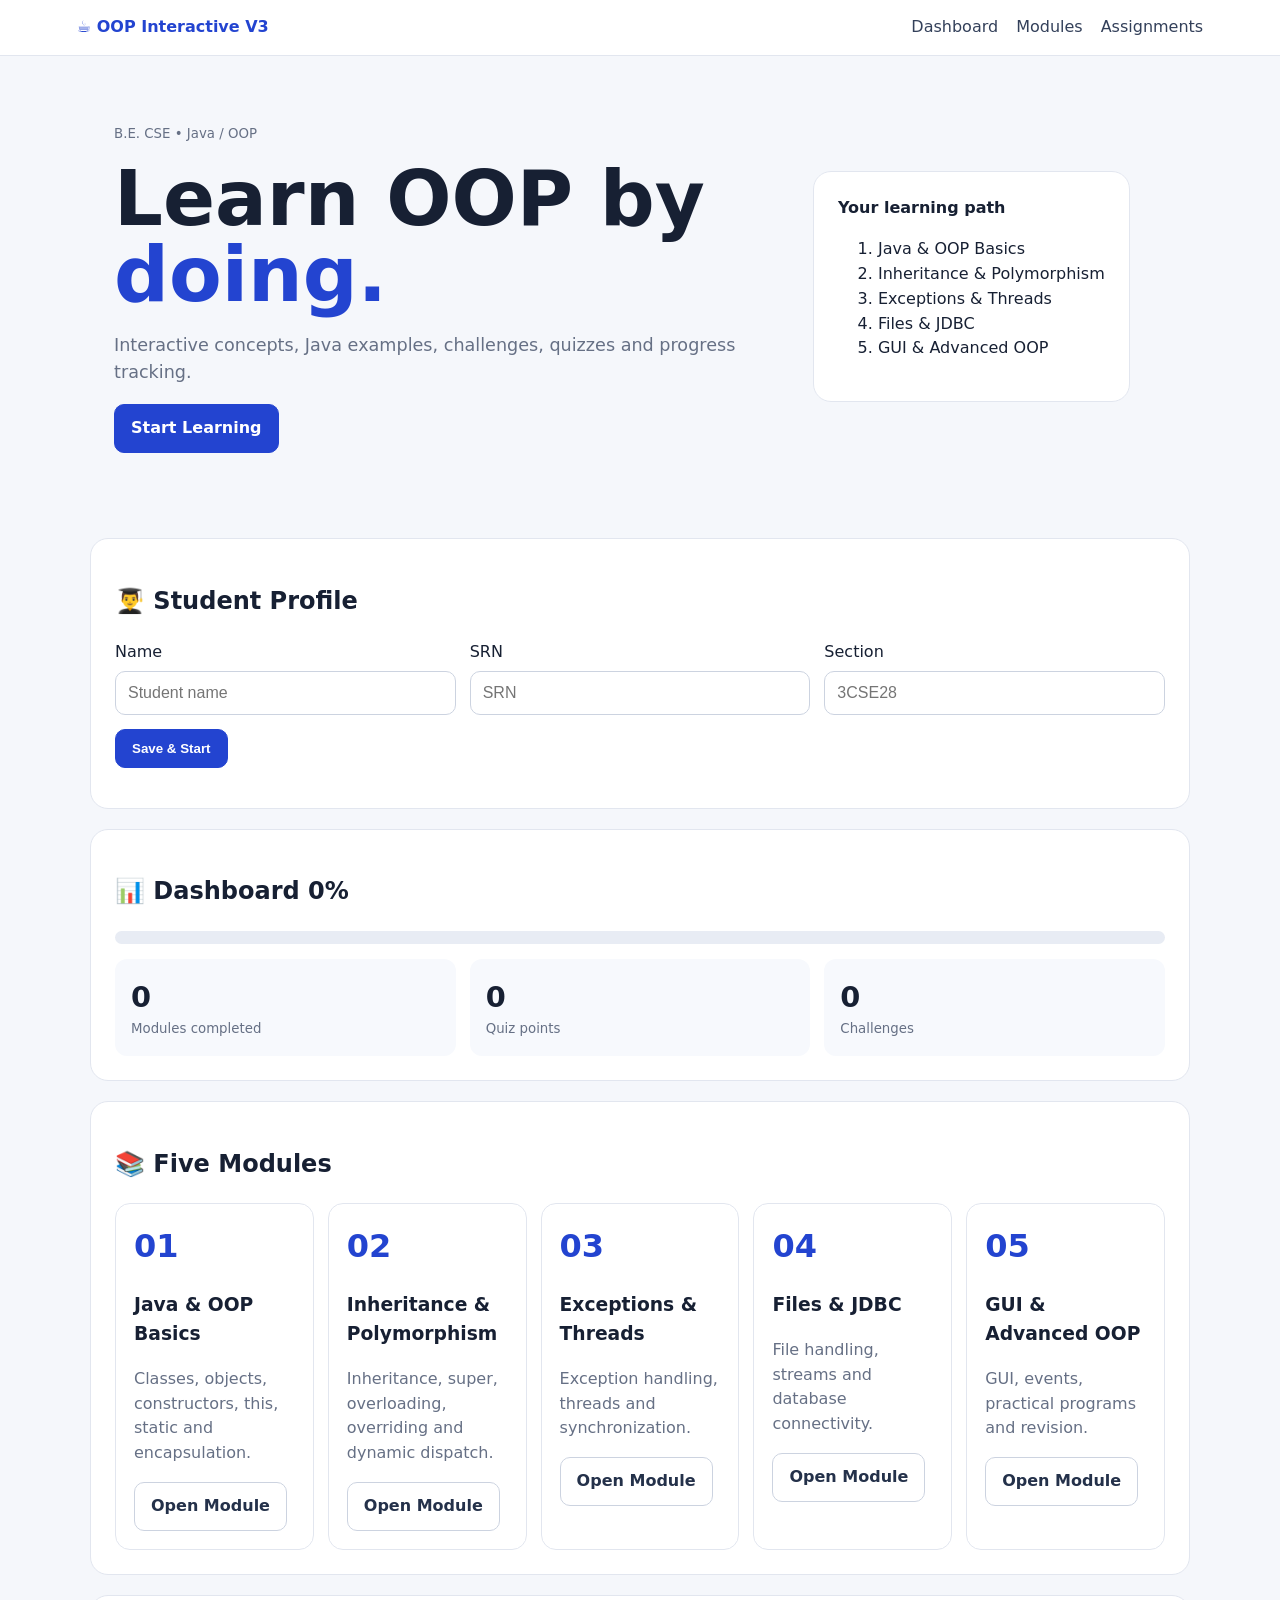
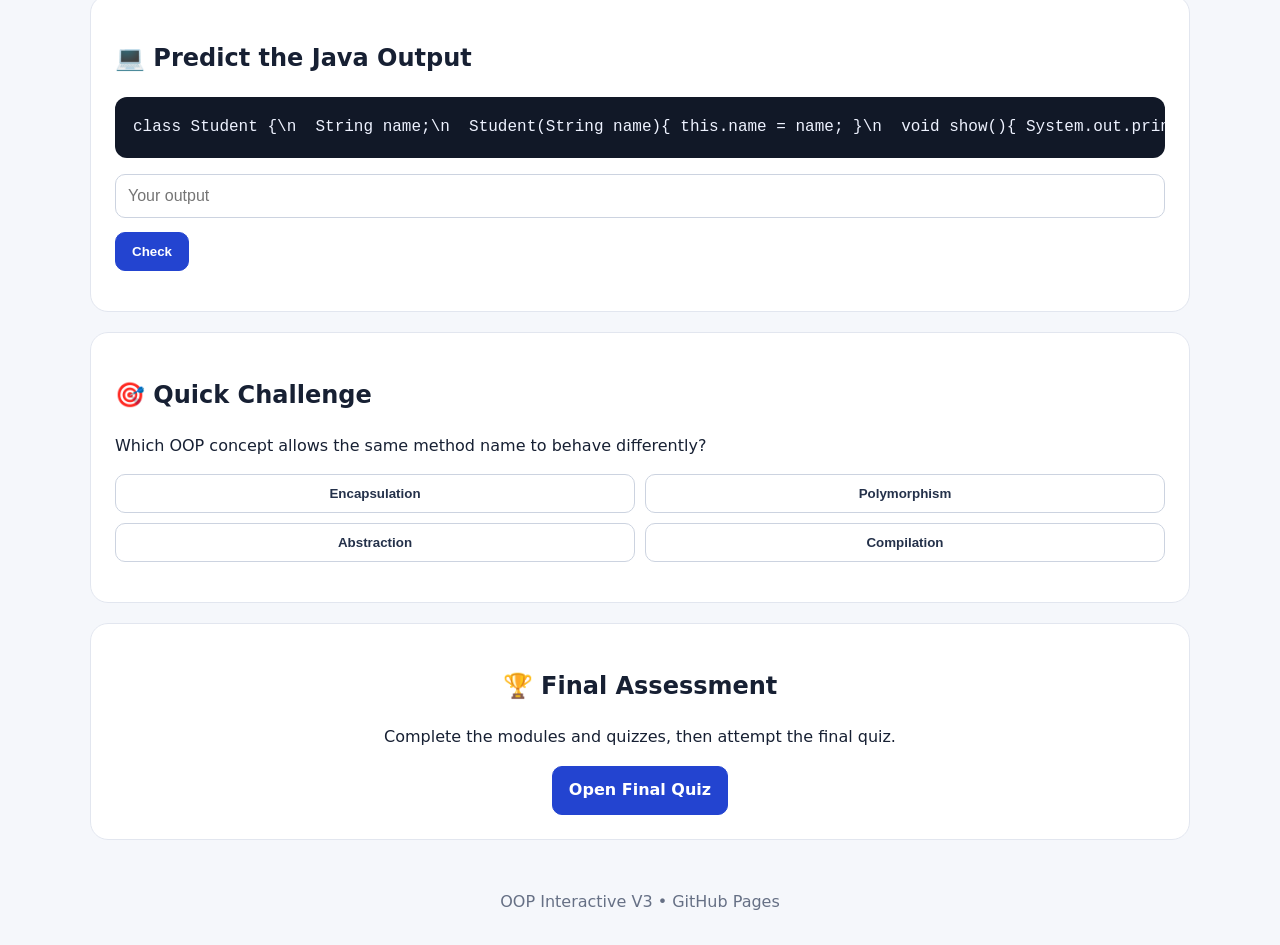
<file: index.html>
<!doctype html><html><head><meta charset="utf-8"><meta name="viewport" content="width=device-width,initial-scale=1"><title>OOP Interactive V3</title><link rel="stylesheet" href="style.css"></head><body><header><b>☕ OOP Interactive V3</b><nav><a href="#dashboard">Dashboard</a><a href="#modules">Modules</a><a href="assignments/assignments.html">Assignments</a></nav></header><main><section class="hero"><div><small>B.E. CSE • Java / OOP</small><h1>Learn OOP by <span>doing.</span></h1><p>Interactive concepts, Java examples, challenges, quizzes and progress tracking.</p><a class="btn primary" href="#student">Start Learning</a></div><div class="card"><b>Your learning path</b><ol><li>Java & OOP Basics</li><li>Inheritance & Polymorphism</li><li>Exceptions & Threads</li><li>Files & JDBC</li><li>GUI & Advanced OOP</li></ol></div></section><section id="student" class="card"><h2>👨‍🎓 Student Profile</h2><div class="grid3"><label>Name<input id="name" placeholder="Student name"></label><label>SRN<input id="srn" placeholder="SRN"></label><label>Section<input id="section" placeholder="3CSE28"></label></div><button class="btn primary" id="save">Save & Start</button><p id="welcome"></p></section><section id="dashboard" class="card"><h2>📊 Dashboard <span id="pct">0%</span></h2><div class="progress"><i id="bar"></i></div><div class="stats"><div><b id="done">0</b><small>Modules completed</small></div><div><b id="score">0</b><small>Quiz points</small></div><div><b id="challenge">0</b><small>Challenges</small></div></div></section><section id="modules"><h2>📚 Five Modules</h2><div class="modules" id="moduleGrid"></div></section><section class="card"><h2>💻 Predict the Java Output</h2><pre>class Student {\n  String name;\n  Student(String name){ this.name = name; }\n  void show(){ System.out.println("Hello " + name); }\n}\nStudent s = new Student("Java");\ns.show();</pre><input id="guess" placeholder="Your output"><button class="btn primary" id="check">Check</button><p id="result"></p></section><section class="card"><h2>🎯 Quick Challenge</h2><p>Which OOP concept allows the same method name to behave differently?</p><div class="choices"><button>Encapsulation</button><button data-ok="1">Polymorphism</button><button>Abstraction</button><button>Compilation</button></div><p id="challengeResult"></p></section><section class="card center"><h2>🏆 Final Assessment</h2><p>Complete the modules and quizzes, then attempt the final quiz.</p><a class="btn primary" href="quizzes/quiz5.html">Open Final Quiz</a></section></main><footer>OOP Interactive V3 • GitHub Pages</footer><script src="script.js"></script></body></html>
</file>
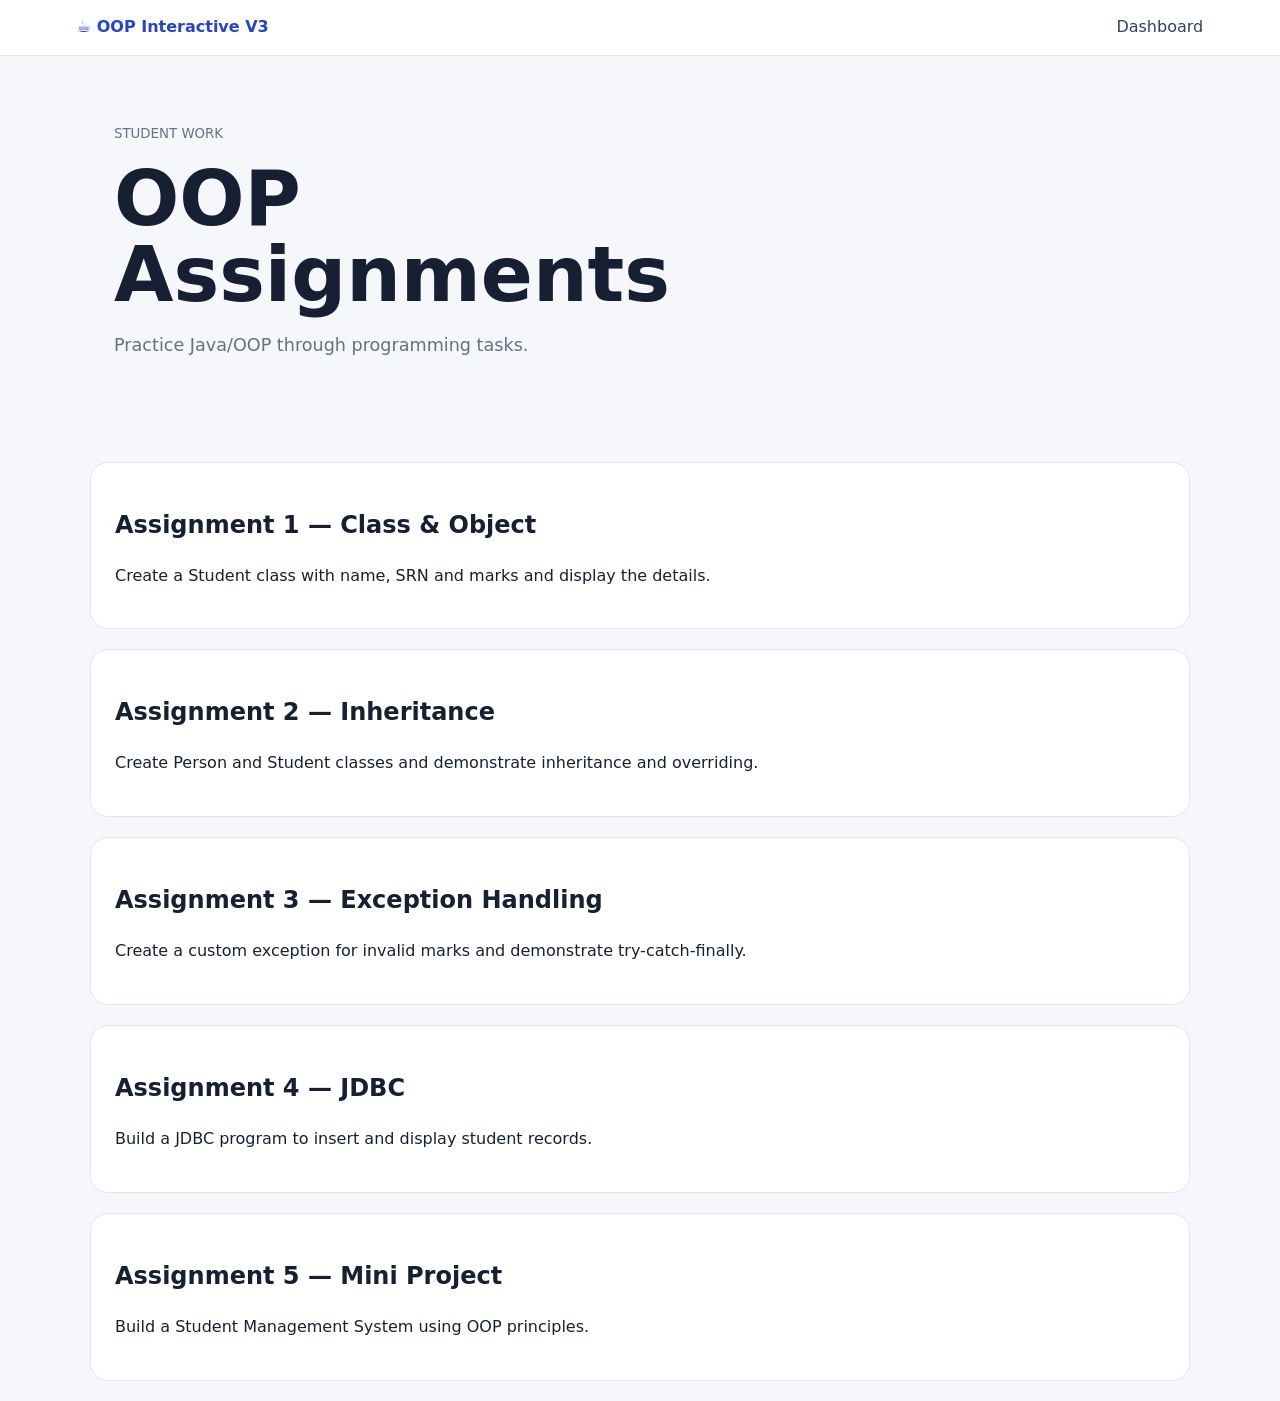
<file: assignments.html>
<!doctype html><html><head><meta charset="utf-8"><meta name="viewport" content="width=device-width,initial-scale=1"><title>Assignments</title><link rel="stylesheet" href="../style.css"></head><body><header><b>☕ OOP Interactive V3</b><nav><a href="../index.html">Dashboard</a></nav></header><main><section class="hero"><div><small>STUDENT WORK</small><h1>OOP Assignments</h1><p>Practice Java/OOP through programming tasks.</p></div></section><section class="card"><h2>Assignment 1 — Class & Object</h2><p>Create a Student class with name, SRN and marks and display the details.</p></section><section class="card"><h2>Assignment 2 — Inheritance</h2><p>Create Person and Student classes and demonstrate inheritance and overriding.</p></section><section class="card"><h2>Assignment 3 — Exception Handling</h2><p>Create a custom exception for invalid marks and demonstrate try-catch-finally.</p></section><section class="card"><h2>Assignment 4 — JDBC</h2><p>Build a JDBC program to insert and display student records.</p></section><section class="card"><h2>Assignment 5 — Mini Project</h2><p>Build a Student Management System using OOP principles.</p></section></main></body></html>
</file>
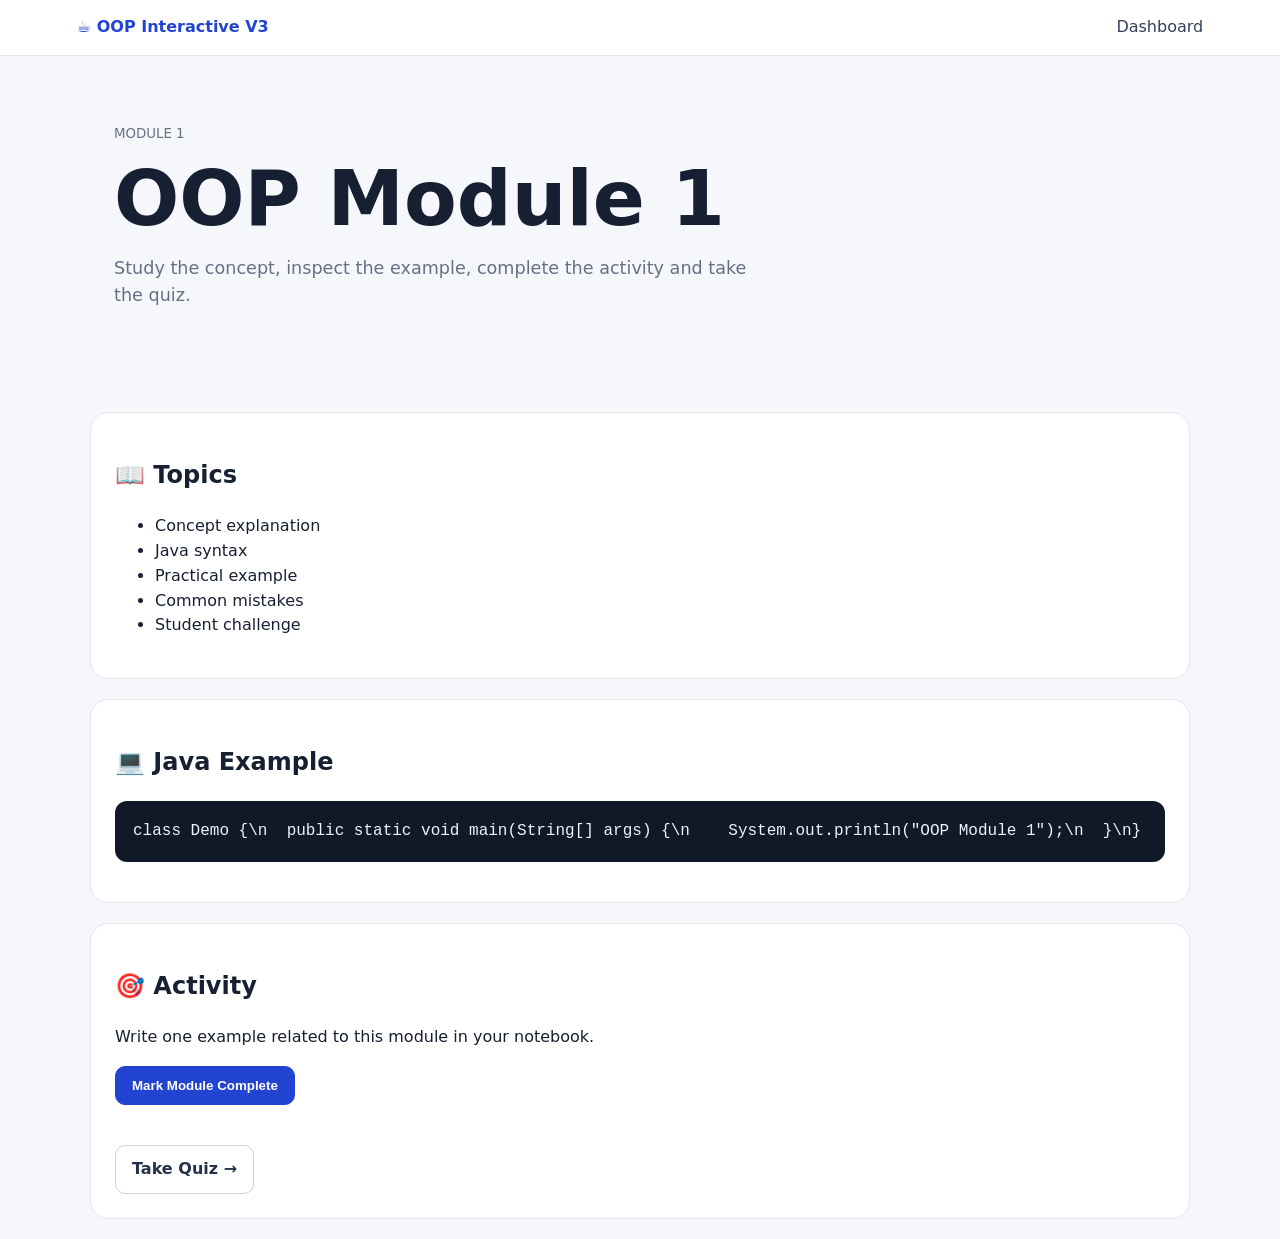
<file: module1.html>
<!doctype html><html><head><meta charset="utf-8"><meta name="viewport" content="width=device-width,initial-scale=1"><title>OOP Module 1</title><link rel="stylesheet" href="../style.css"></head><body><header><b>☕ OOP Interactive V3</b><nav><a href="../index.html">Dashboard</a></nav></header><main><section class="hero"><div><small>MODULE 1</small><h1>OOP Module 1</h1><p>Study the concept, inspect the example, complete the activity and take the quiz.</p></div></section><section class="card"><h2>📖 Topics</h2><ul><li>Concept explanation</li><li>Java syntax</li><li>Practical example</li><li>Common mistakes</li><li>Student challenge</li></ul></section><section class="card"><h2>💻 Java Example</h2><pre>class Demo {\n  public static void main(String[] args) {\n    System.out.println("OOP Module 1");\n  }\n}</pre></section><section class="card"><h2>🎯 Activity</h2><p>Write one example related to this module in your notebook.</p><button class="btn primary" onclick="done()">Mark Module Complete</button><p id="msg"></p><br><a class="btn" href="../quizzes/quiz1.html">Take Quiz →</a></section></main><script>function done(){let a=JSON.parse(localStorage.getItem('oopCompleted')||'[]');if(!a.includes(1))a.push(1);localStorage.setItem('oopCompleted',JSON.stringify(a));document.getElementById('msg').textContent='✅ Module marked complete. Return to Dashboard.'}</script></body></html>
</file>
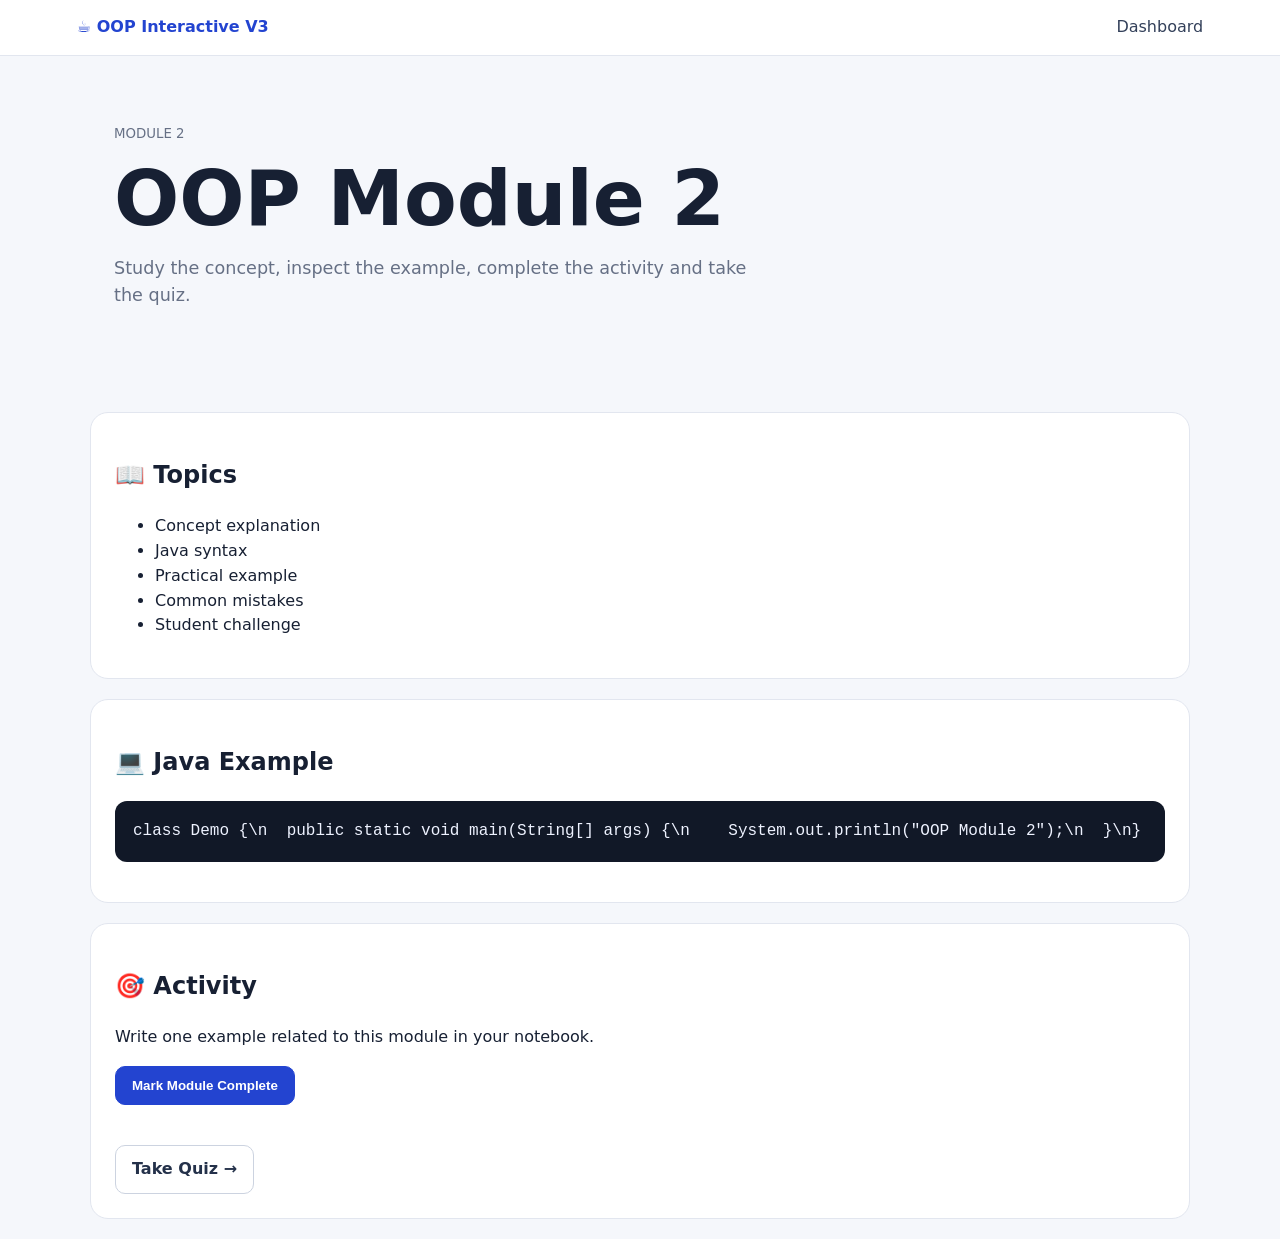
<file: module2.html>
<!doctype html><html><head><meta charset="utf-8"><meta name="viewport" content="width=device-width,initial-scale=1"><title>OOP Module 2</title><link rel="stylesheet" href="../style.css"></head><body><header><b>☕ OOP Interactive V3</b><nav><a href="../index.html">Dashboard</a></nav></header><main><section class="hero"><div><small>MODULE 2</small><h1>OOP Module 2</h1><p>Study the concept, inspect the example, complete the activity and take the quiz.</p></div></section><section class="card"><h2>📖 Topics</h2><ul><li>Concept explanation</li><li>Java syntax</li><li>Practical example</li><li>Common mistakes</li><li>Student challenge</li></ul></section><section class="card"><h2>💻 Java Example</h2><pre>class Demo {\n  public static void main(String[] args) {\n    System.out.println("OOP Module 2");\n  }\n}</pre></section><section class="card"><h2>🎯 Activity</h2><p>Write one example related to this module in your notebook.</p><button class="btn primary" onclick="done()">Mark Module Complete</button><p id="msg"></p><br><a class="btn" href="../quizzes/quiz2.html">Take Quiz →</a></section></main><script>function done(){let a=JSON.parse(localStorage.getItem('oopCompleted')||'[]');if(!a.includes(2))a.push(2);localStorage.setItem('oopCompleted',JSON.stringify(a));document.getElementById('msg').textContent='✅ Module marked complete. Return to Dashboard.'}</script></body></html>
</file>
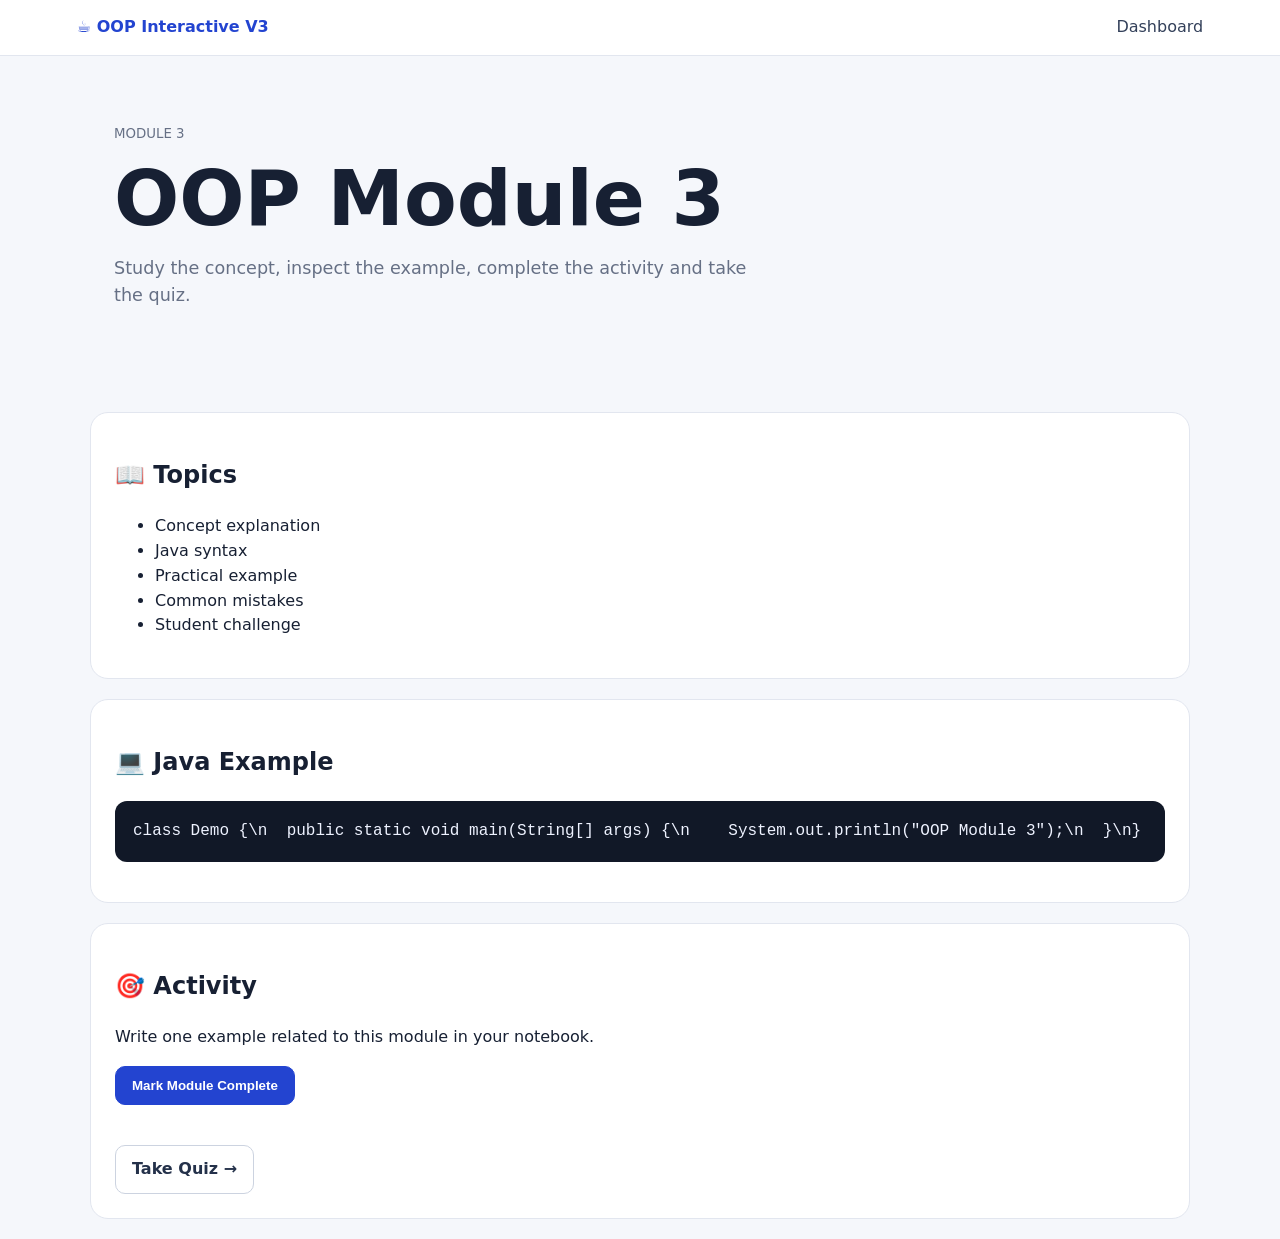
<file: module3.html>
<!doctype html><html><head><meta charset="utf-8"><meta name="viewport" content="width=device-width,initial-scale=1"><title>OOP Module 3</title><link rel="stylesheet" href="../style.css"></head><body><header><b>☕ OOP Interactive V3</b><nav><a href="../index.html">Dashboard</a></nav></header><main><section class="hero"><div><small>MODULE 3</small><h1>OOP Module 3</h1><p>Study the concept, inspect the example, complete the activity and take the quiz.</p></div></section><section class="card"><h2>📖 Topics</h2><ul><li>Concept explanation</li><li>Java syntax</li><li>Practical example</li><li>Common mistakes</li><li>Student challenge</li></ul></section><section class="card"><h2>💻 Java Example</h2><pre>class Demo {\n  public static void main(String[] args) {\n    System.out.println("OOP Module 3");\n  }\n}</pre></section><section class="card"><h2>🎯 Activity</h2><p>Write one example related to this module in your notebook.</p><button class="btn primary" onclick="done()">Mark Module Complete</button><p id="msg"></p><br><a class="btn" href="../quizzes/quiz3.html">Take Quiz →</a></section></main><script>function done(){let a=JSON.parse(localStorage.getItem('oopCompleted')||'[]');if(!a.includes(3))a.push(3);localStorage.setItem('oopCompleted',JSON.stringify(a));document.getElementById('msg').textContent='✅ Module marked complete. Return to Dashboard.'}</script></body></html>
</file>
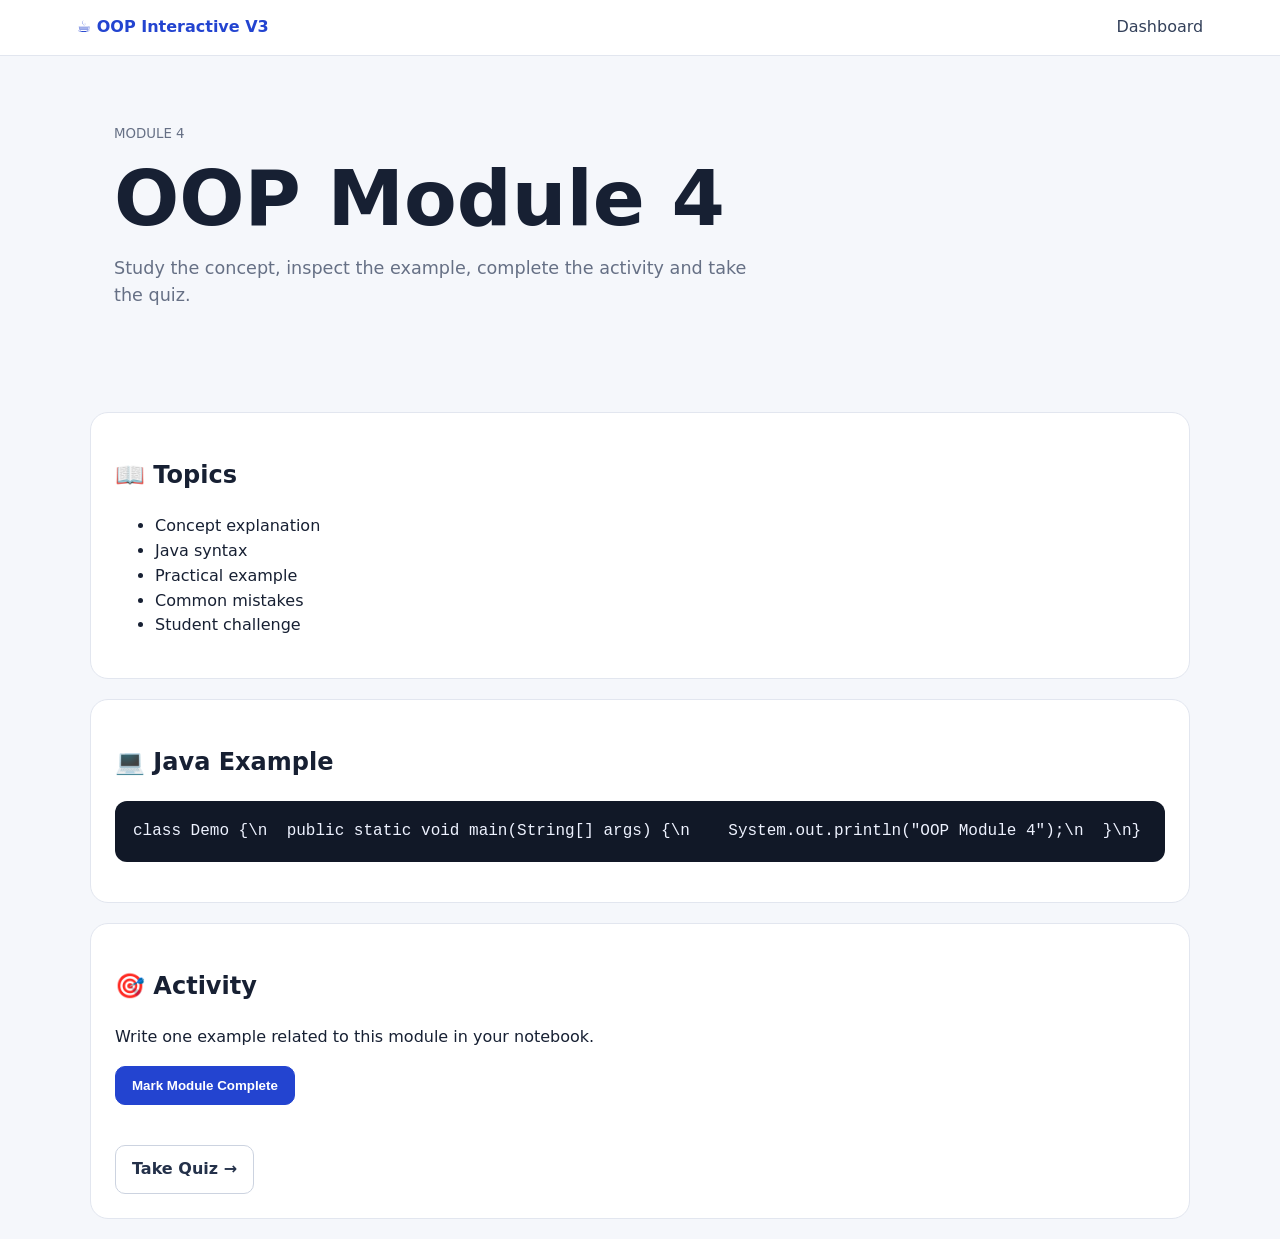
<file: module4.html>
<!doctype html><html><head><meta charset="utf-8"><meta name="viewport" content="width=device-width,initial-scale=1"><title>OOP Module 4</title><link rel="stylesheet" href="../style.css"></head><body><header><b>☕ OOP Interactive V3</b><nav><a href="../index.html">Dashboard</a></nav></header><main><section class="hero"><div><small>MODULE 4</small><h1>OOP Module 4</h1><p>Study the concept, inspect the example, complete the activity and take the quiz.</p></div></section><section class="card"><h2>📖 Topics</h2><ul><li>Concept explanation</li><li>Java syntax</li><li>Practical example</li><li>Common mistakes</li><li>Student challenge</li></ul></section><section class="card"><h2>💻 Java Example</h2><pre>class Demo {\n  public static void main(String[] args) {\n    System.out.println("OOP Module 4");\n  }\n}</pre></section><section class="card"><h2>🎯 Activity</h2><p>Write one example related to this module in your notebook.</p><button class="btn primary" onclick="done()">Mark Module Complete</button><p id="msg"></p><br><a class="btn" href="../quizzes/quiz4.html">Take Quiz →</a></section></main><script>function done(){let a=JSON.parse(localStorage.getItem('oopCompleted')||'[]');if(!a.includes(4))a.push(4);localStorage.setItem('oopCompleted',JSON.stringify(a));document.getElementById('msg').textContent='✅ Module marked complete. Return to Dashboard.'}</script></body></html>
</file>
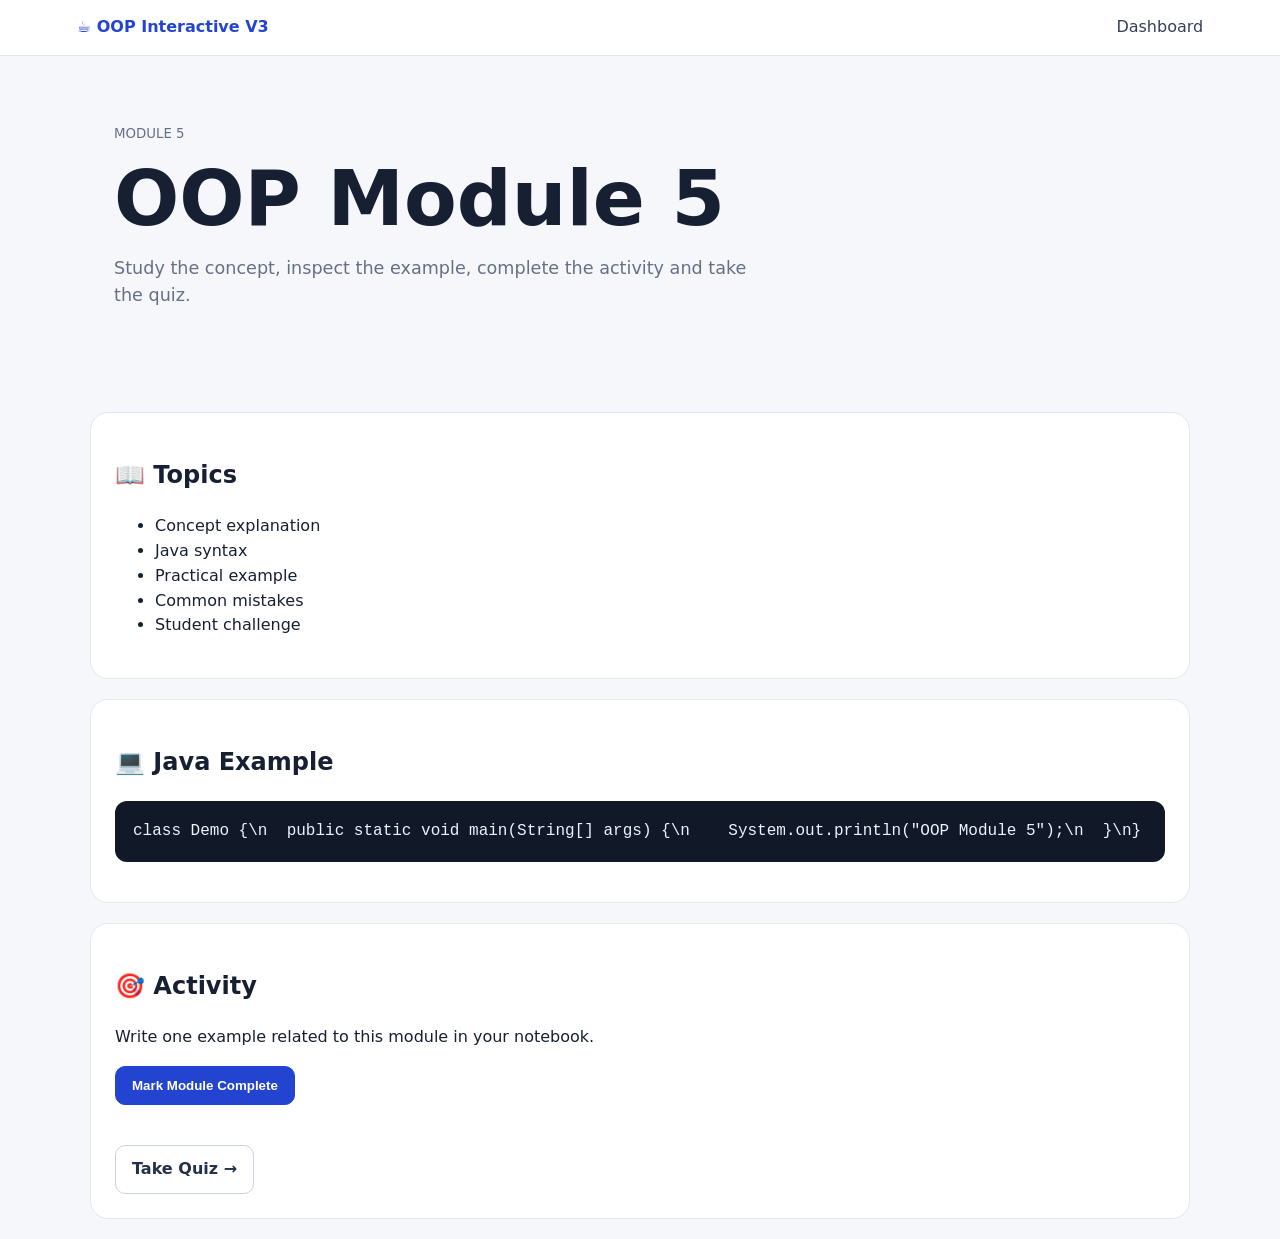
<file: module5.html>
<!doctype html><html><head><meta charset="utf-8"><meta name="viewport" content="width=device-width,initial-scale=1"><title>OOP Module 5</title><link rel="stylesheet" href="../style.css"></head><body><header><b>☕ OOP Interactive V3</b><nav><a href="../index.html">Dashboard</a></nav></header><main><section class="hero"><div><small>MODULE 5</small><h1>OOP Module 5</h1><p>Study the concept, inspect the example, complete the activity and take the quiz.</p></div></section><section class="card"><h2>📖 Topics</h2><ul><li>Concept explanation</li><li>Java syntax</li><li>Practical example</li><li>Common mistakes</li><li>Student challenge</li></ul></section><section class="card"><h2>💻 Java Example</h2><pre>class Demo {\n  public static void main(String[] args) {\n    System.out.println("OOP Module 5");\n  }\n}</pre></section><section class="card"><h2>🎯 Activity</h2><p>Write one example related to this module in your notebook.</p><button class="btn primary" onclick="done()">Mark Module Complete</button><p id="msg"></p><br><a class="btn" href="../quizzes/quiz5.html">Take Quiz →</a></section></main><script>function done(){let a=JSON.parse(localStorage.getItem('oopCompleted')||'[]');if(!a.includes(5))a.push(5);localStorage.setItem('oopCompleted',JSON.stringify(a));document.getElementById('msg').textContent='✅ Module marked complete. Return to Dashboard.'}</script></body></html>
</file>
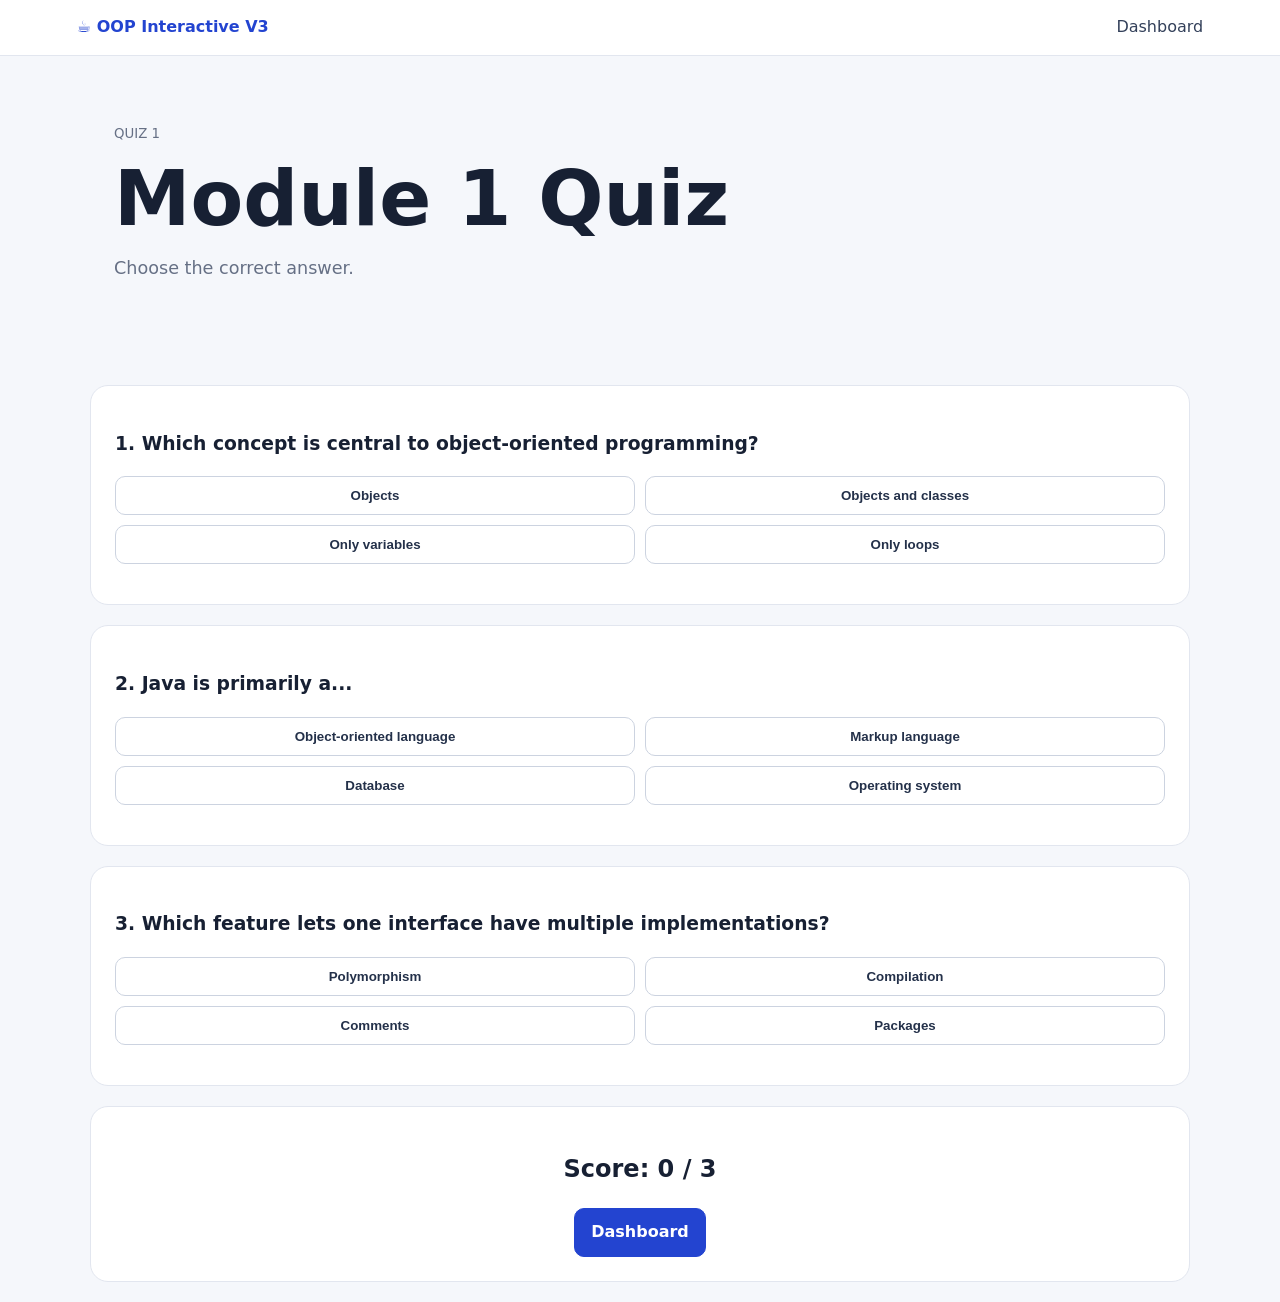
<file: quiz1.html>
<!doctype html><html><head><meta charset="utf-8"><meta name="viewport" content="width=device-width,initial-scale=1"><title>Quiz 1</title><link rel="stylesheet" href="../style.css"></head><body><header><b>☕ OOP Interactive V3</b><nav><a href="../index.html">Dashboard</a></nav></header><main><section class="hero"><div><small>QUIZ 1</small><h1>Module 1 Quiz</h1><p>Choose the correct answer.</p></div></section><section class="card q"><h3>1. Which concept is central to object-oriented programming?</h3><div class="choices"><button>Objects</button><button data-ok="1">Objects and classes</button><button>Only variables</button><button>Only loops</button></div><p class="r"></p></section><section class="card q"><h3>2. Java is primarily a...</h3><div class="choices"><button data-ok="1">Object-oriented language</button><button>Markup language</button><button>Database</button><button>Operating system</button></div><p class="r"></p></section><section class="card q"><h3>3. Which feature lets one interface have multiple implementations?</h3><div class="choices"><button data-ok="1">Polymorphism</button><button>Compilation</button><button>Comments</button><button>Packages</button></div><p class="r"></p></section><section class="card center"><h2 id="score">Score: 0 / 3</h2><a class="btn primary" href="../index.html">Dashboard</a></section></main><script>let score=0;document.querySelectorAll('.q').forEach(q=>q.querySelectorAll('button').forEach(b=>b.onclick=()=>{if(q.dataset.done)return;q.dataset.done=1;if(b.dataset.ok){b.classList.add('ok');q.querySelector('.r').textContent='✅ Correct';score++}else{b.classList.add('bad');q.querySelector('.r').textContent='❌ Review the concept'}document.getElementById('score').textContent='Score: '+score+' / 3';localStorage.setItem('oopQuiz',String((+localStorage.getItem('oopQuiz')||0)+(b.dataset.ok?1:0)))}));</script></body></html>
</file>
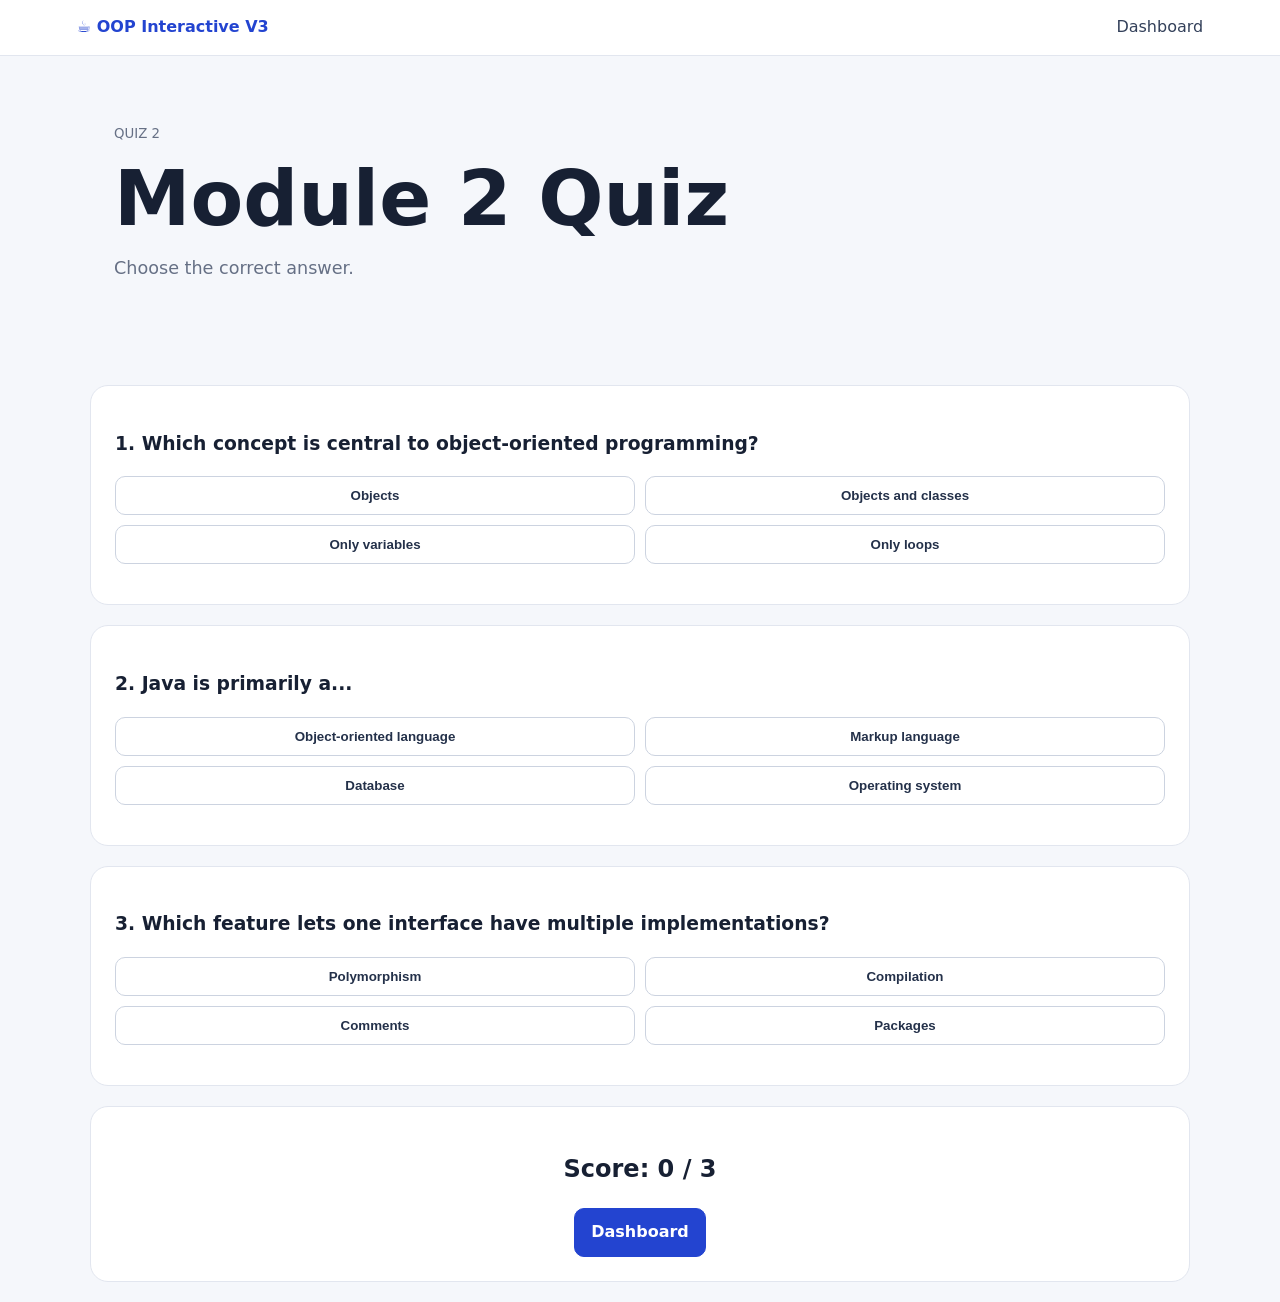
<file: quiz2.html>
<!doctype html><html><head><meta charset="utf-8"><meta name="viewport" content="width=device-width,initial-scale=1"><title>Quiz 2</title><link rel="stylesheet" href="../style.css"></head><body><header><b>☕ OOP Interactive V3</b><nav><a href="../index.html">Dashboard</a></nav></header><main><section class="hero"><div><small>QUIZ 2</small><h1>Module 2 Quiz</h1><p>Choose the correct answer.</p></div></section><section class="card q"><h3>1. Which concept is central to object-oriented programming?</h3><div class="choices"><button>Objects</button><button data-ok="1">Objects and classes</button><button>Only variables</button><button>Only loops</button></div><p class="r"></p></section><section class="card q"><h3>2. Java is primarily a...</h3><div class="choices"><button data-ok="1">Object-oriented language</button><button>Markup language</button><button>Database</button><button>Operating system</button></div><p class="r"></p></section><section class="card q"><h3>3. Which feature lets one interface have multiple implementations?</h3><div class="choices"><button data-ok="1">Polymorphism</button><button>Compilation</button><button>Comments</button><button>Packages</button></div><p class="r"></p></section><section class="card center"><h2 id="score">Score: 0 / 3</h2><a class="btn primary" href="../index.html">Dashboard</a></section></main><script>let score=0;document.querySelectorAll('.q').forEach(q=>q.querySelectorAll('button').forEach(b=>b.onclick=()=>{if(q.dataset.done)return;q.dataset.done=1;if(b.dataset.ok){b.classList.add('ok');q.querySelector('.r').textContent='✅ Correct';score++}else{b.classList.add('bad');q.querySelector('.r').textContent='❌ Review the concept'}document.getElementById('score').textContent='Score: '+score+' / 3';localStorage.setItem('oopQuiz',String((+localStorage.getItem('oopQuiz')||0)+(b.dataset.ok?1:0)))}));</script></body></html>
</file>
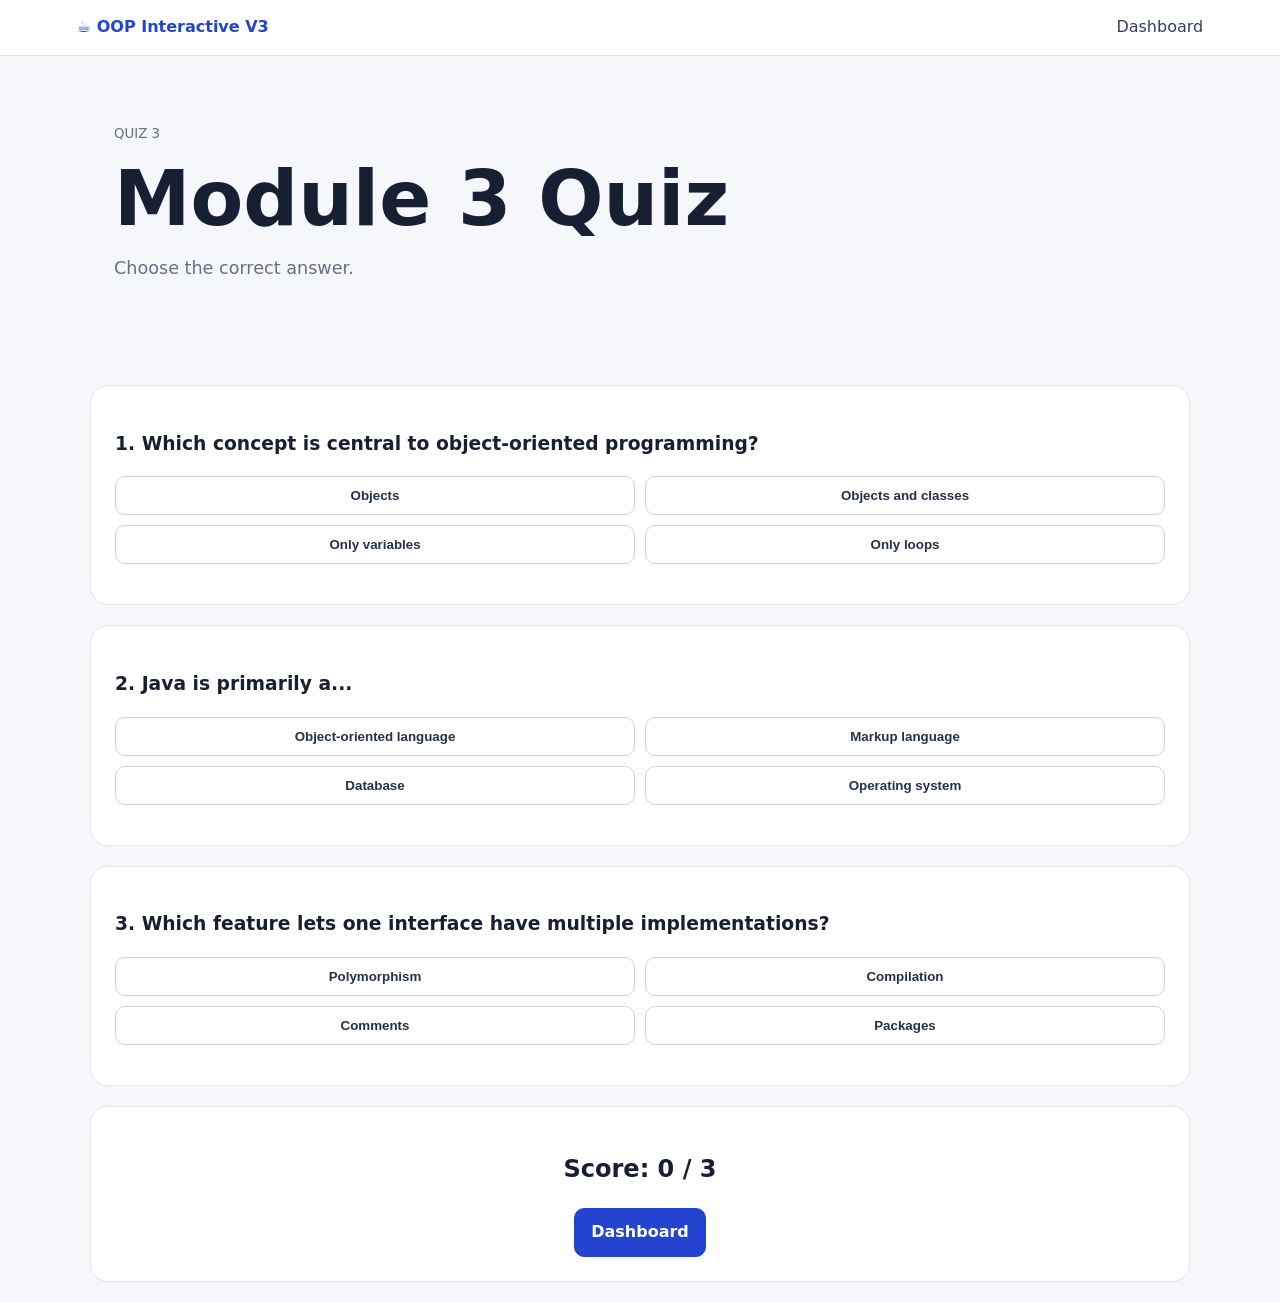
<file: quiz3.html>
<!doctype html><html><head><meta charset="utf-8"><meta name="viewport" content="width=device-width,initial-scale=1"><title>Quiz 3</title><link rel="stylesheet" href="../style.css"></head><body><header><b>☕ OOP Interactive V3</b><nav><a href="../index.html">Dashboard</a></nav></header><main><section class="hero"><div><small>QUIZ 3</small><h1>Module 3 Quiz</h1><p>Choose the correct answer.</p></div></section><section class="card q"><h3>1. Which concept is central to object-oriented programming?</h3><div class="choices"><button>Objects</button><button data-ok="1">Objects and classes</button><button>Only variables</button><button>Only loops</button></div><p class="r"></p></section><section class="card q"><h3>2. Java is primarily a...</h3><div class="choices"><button data-ok="1">Object-oriented language</button><button>Markup language</button><button>Database</button><button>Operating system</button></div><p class="r"></p></section><section class="card q"><h3>3. Which feature lets one interface have multiple implementations?</h3><div class="choices"><button data-ok="1">Polymorphism</button><button>Compilation</button><button>Comments</button><button>Packages</button></div><p class="r"></p></section><section class="card center"><h2 id="score">Score: 0 / 3</h2><a class="btn primary" href="../index.html">Dashboard</a></section></main><script>let score=0;document.querySelectorAll('.q').forEach(q=>q.querySelectorAll('button').forEach(b=>b.onclick=()=>{if(q.dataset.done)return;q.dataset.done=1;if(b.dataset.ok){b.classList.add('ok');q.querySelector('.r').textContent='✅ Correct';score++}else{b.classList.add('bad');q.querySelector('.r').textContent='❌ Review the concept'}document.getElementById('score').textContent='Score: '+score+' / 3';localStorage.setItem('oopQuiz',String((+localStorage.getItem('oopQuiz')||0)+(b.dataset.ok?1:0)))}));</script></body></html>
</file>
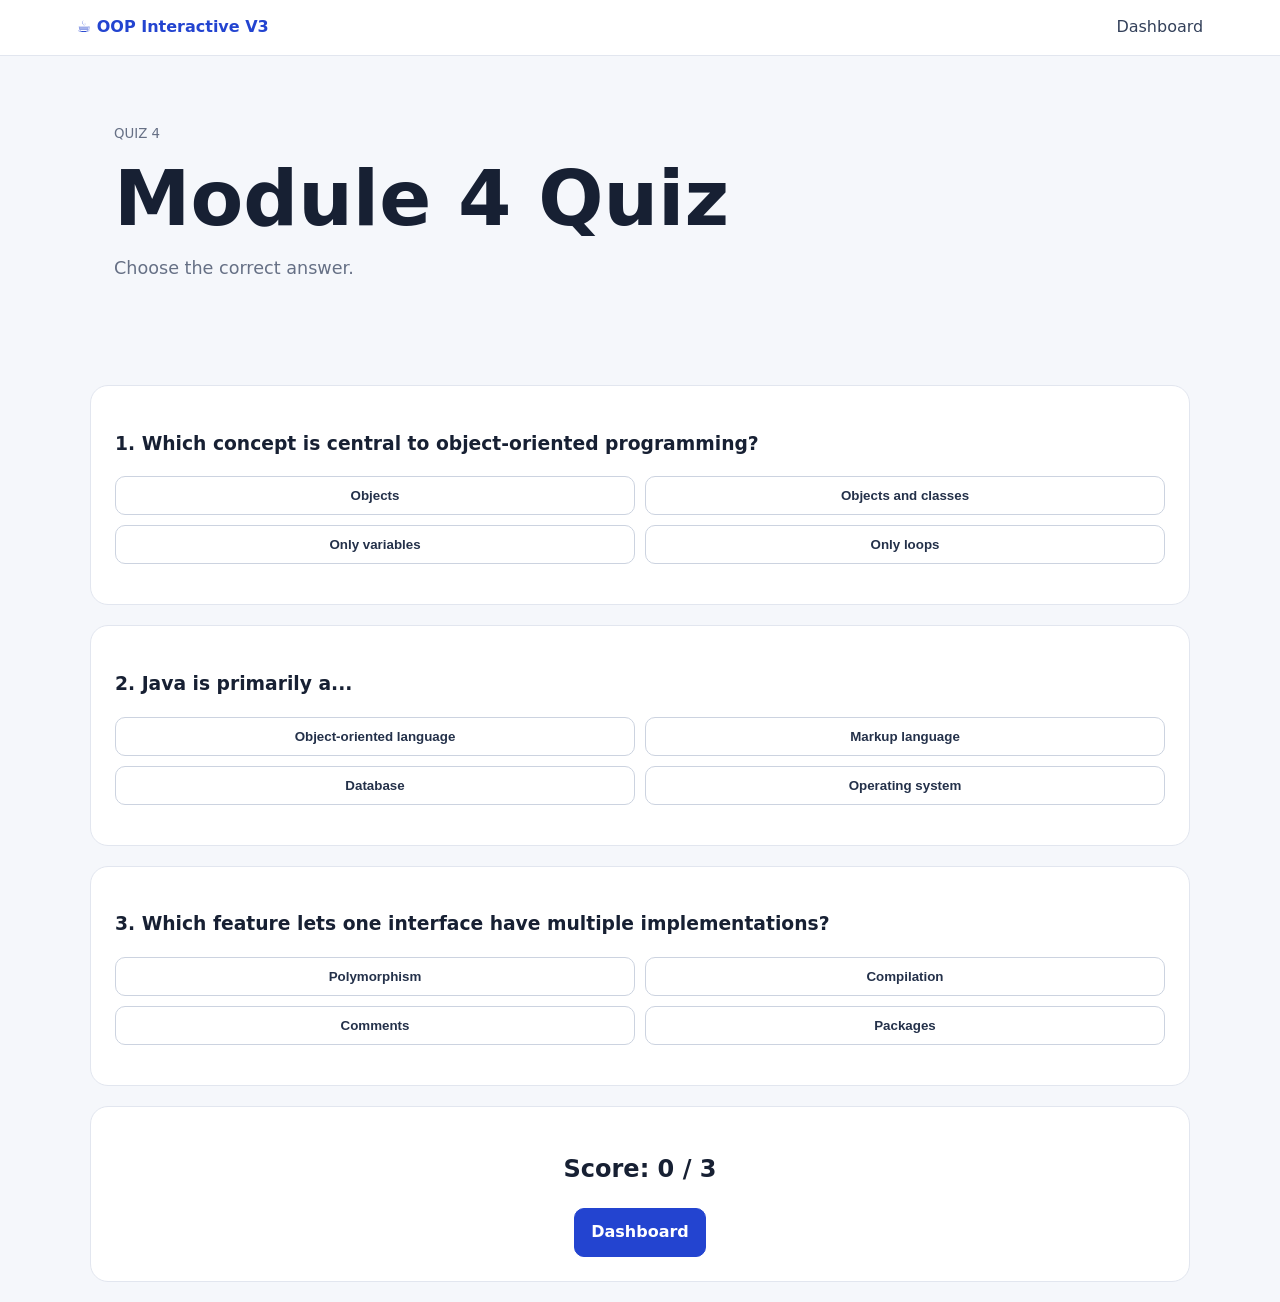
<file: quiz4.html>
<!doctype html><html><head><meta charset="utf-8"><meta name="viewport" content="width=device-width,initial-scale=1"><title>Quiz 4</title><link rel="stylesheet" href="../style.css"></head><body><header><b>☕ OOP Interactive V3</b><nav><a href="../index.html">Dashboard</a></nav></header><main><section class="hero"><div><small>QUIZ 4</small><h1>Module 4 Quiz</h1><p>Choose the correct answer.</p></div></section><section class="card q"><h3>1. Which concept is central to object-oriented programming?</h3><div class="choices"><button>Objects</button><button data-ok="1">Objects and classes</button><button>Only variables</button><button>Only loops</button></div><p class="r"></p></section><section class="card q"><h3>2. Java is primarily a...</h3><div class="choices"><button data-ok="1">Object-oriented language</button><button>Markup language</button><button>Database</button><button>Operating system</button></div><p class="r"></p></section><section class="card q"><h3>3. Which feature lets one interface have multiple implementations?</h3><div class="choices"><button data-ok="1">Polymorphism</button><button>Compilation</button><button>Comments</button><button>Packages</button></div><p class="r"></p></section><section class="card center"><h2 id="score">Score: 0 / 3</h2><a class="btn primary" href="../index.html">Dashboard</a></section></main><script>let score=0;document.querySelectorAll('.q').forEach(q=>q.querySelectorAll('button').forEach(b=>b.onclick=()=>{if(q.dataset.done)return;q.dataset.done=1;if(b.dataset.ok){b.classList.add('ok');q.querySelector('.r').textContent='✅ Correct';score++}else{b.classList.add('bad');q.querySelector('.r').textContent='❌ Review the concept'}document.getElementById('score').textContent='Score: '+score+' / 3';localStorage.setItem('oopQuiz',String((+localStorage.getItem('oopQuiz')||0)+(b.dataset.ok?1:0)))}));</script></body></html>
</file>
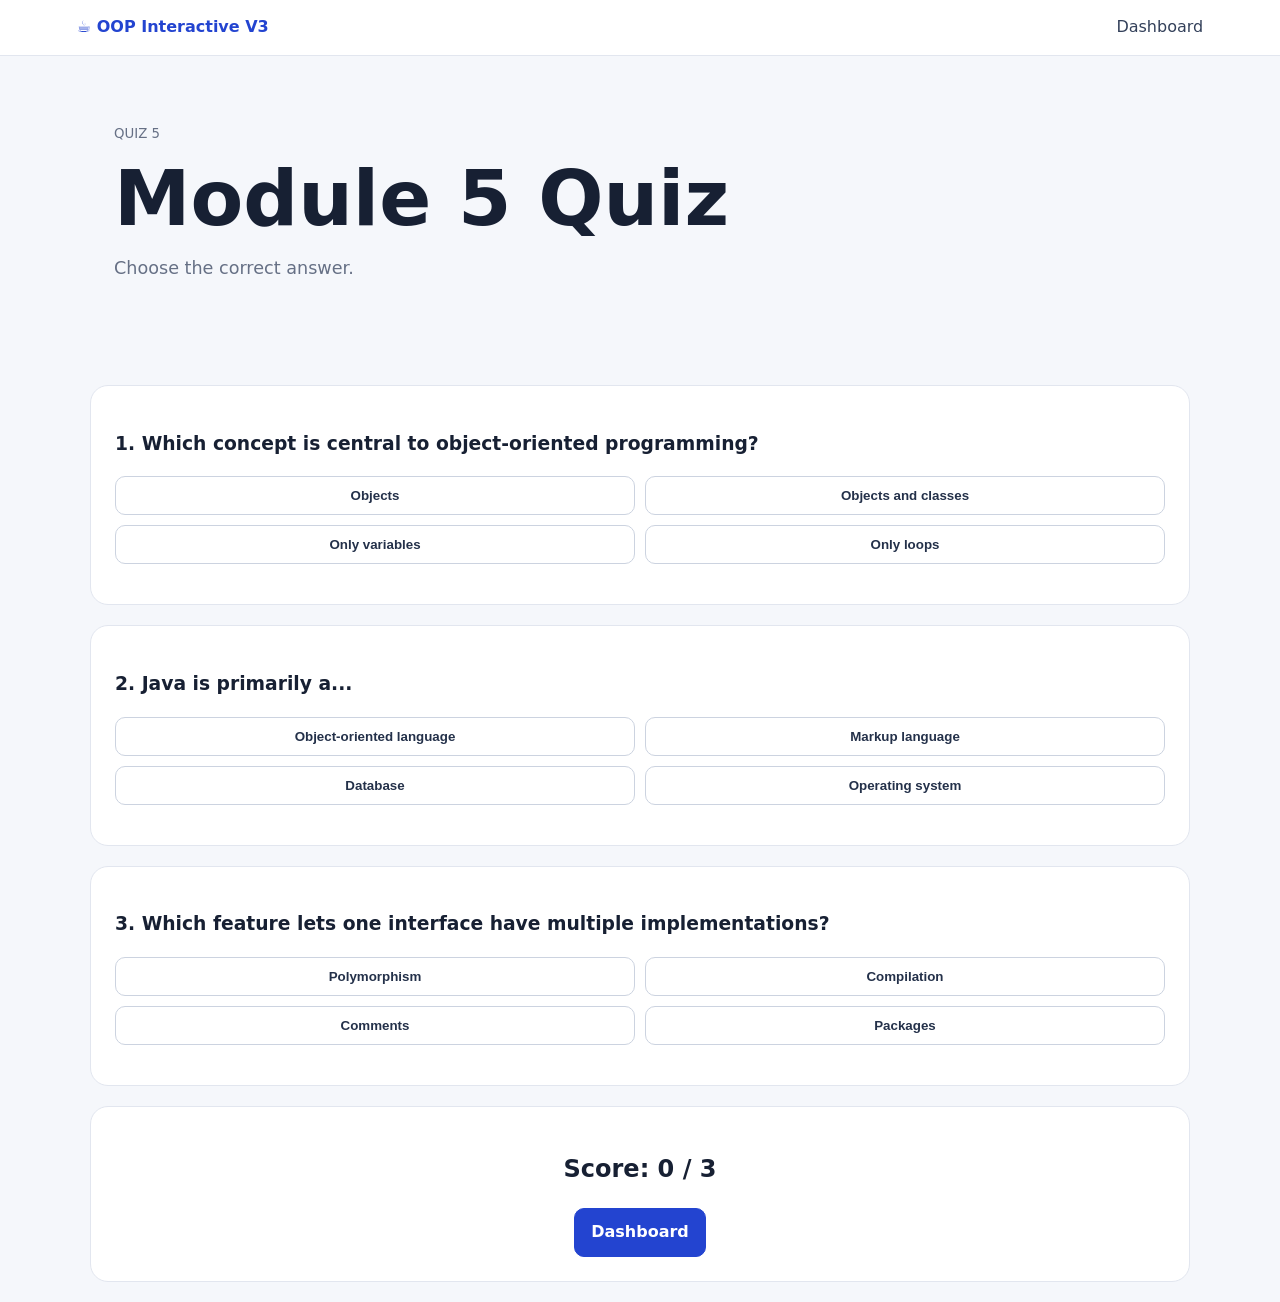
<file: quiz5.html>
<!doctype html><html><head><meta charset="utf-8"><meta name="viewport" content="width=device-width,initial-scale=1"><title>Quiz 5</title><link rel="stylesheet" href="../style.css"></head><body><header><b>☕ OOP Interactive V3</b><nav><a href="../index.html">Dashboard</a></nav></header><main><section class="hero"><div><small>QUIZ 5</small><h1>Module 5 Quiz</h1><p>Choose the correct answer.</p></div></section><section class="card q"><h3>1. Which concept is central to object-oriented programming?</h3><div class="choices"><button>Objects</button><button data-ok="1">Objects and classes</button><button>Only variables</button><button>Only loops</button></div><p class="r"></p></section><section class="card q"><h3>2. Java is primarily a...</h3><div class="choices"><button data-ok="1">Object-oriented language</button><button>Markup language</button><button>Database</button><button>Operating system</button></div><p class="r"></p></section><section class="card q"><h3>3. Which feature lets one interface have multiple implementations?</h3><div class="choices"><button data-ok="1">Polymorphism</button><button>Compilation</button><button>Comments</button><button>Packages</button></div><p class="r"></p></section><section class="card center"><h2 id="score">Score: 0 / 3</h2><a class="btn primary" href="../index.html">Dashboard</a></section></main><script>let score=0;document.querySelectorAll('.q').forEach(q=>q.querySelectorAll('button').forEach(b=>b.onclick=()=>{if(q.dataset.done)return;q.dataset.done=1;if(b.dataset.ok){b.classList.add('ok');q.querySelector('.r').textContent='✅ Correct';score++}else{b.classList.add('bad');q.querySelector('.r').textContent='❌ Review the concept'}document.getElementById('score').textContent='Score: '+score+' / 3';localStorage.setItem('oopQuiz',String((+localStorage.getItem('oopQuiz')||0)+(b.dataset.ok?1:0)))}));</script></body></html>
</file>
<file: style.css>
*{box-sizing:border-box}body{margin:0;font:16px/1.55 system-ui,Segoe UI,Arial;background:#f5f7fb;color:#172033}header{position:sticky;top:0;z-index:5;display:flex;justify-content:space-between;align-items:center;padding:15px 6%;background:#fff;border-bottom:1px solid #e2e6ef}header b{color:#2344d0}nav{display:flex;gap:18px}nav a{color:#33405a;text-decoration:none}.hero{max-width:1100px;margin:auto;padding:65px 24px;display:grid;grid-template-columns:1.3fr .8fr;gap:30px;align-items:center}.hero h1{font-size:clamp(2.4rem,6vw,4.8rem);line-height:1;margin:15px 0}.hero h1 span{color:#2344d0}.hero p{color:#667085;font-size:1.1rem}.card,#modules{max-width:1100px;margin:20px auto;padding:24px;background:#fff;border:1px solid #e2e6ef;border-radius:18px}small{color:#667085}.grid3,.stats,.modules{display:grid;gap:14px}.grid3{grid-template-columns:repeat(3,1fr)}.stats{grid-template-columns:repeat(3,1fr);margin-top:15px}.stats div{padding:16px;background:#f7f9fd;border-radius:12px}.stats b,.stats small{display:block}.stats b{font-size:1.8rem}.modules{grid-template-columns:repeat(5,1fr)}.module{padding:18px;border:1px solid #e2e6ef;border-radius:15px}.module .num{font-size:2rem;font-weight:900;color:#2344d0}.module p{color:#667085;min-height:72px}.btn,.choices button{display:inline-block;padding:11px 16px;border:1px solid #ccd3e0;border-radius:10px;background:#fff;color:#24314a;text-decoration:none;font-weight:700;cursor:pointer}.primary{background:#2344d0;color:white;border-color:#2344d0}input{display:block;width:100%;margin:6px 0 14px;padding:12px;border:1px solid #ccd3e0;border-radius:10px;font-size:16px}.progress{height:13px;background:#e8ecf4;border-radius:20px;overflow:hidden}.progress i{display:block;height:100%;width:0;background:#2344d0}.choices{display:grid;grid-template-columns:repeat(2,1fr);gap:10px}.choices button.ok{background:#e7f7ee;border-color:#2b8a57}.choices button.bad{background:#fff0ee;border-color:#c0392b}pre{background:#111827;color:#eef2ff;padding:18px;border-radius:12px;overflow:auto}.center{text-align:center}footer{text-align:center;padding:30px;color:#667085}@media(max-width:800px){.hero{grid-template-columns:1fr}.modules{grid-template-columns:repeat(2,1fr)}.grid3,.stats{grid-template-columns:1fr}}@media(max-width:480px){.modules,.choices{grid-template-columns:1fr}nav{display:none}}
</file>
